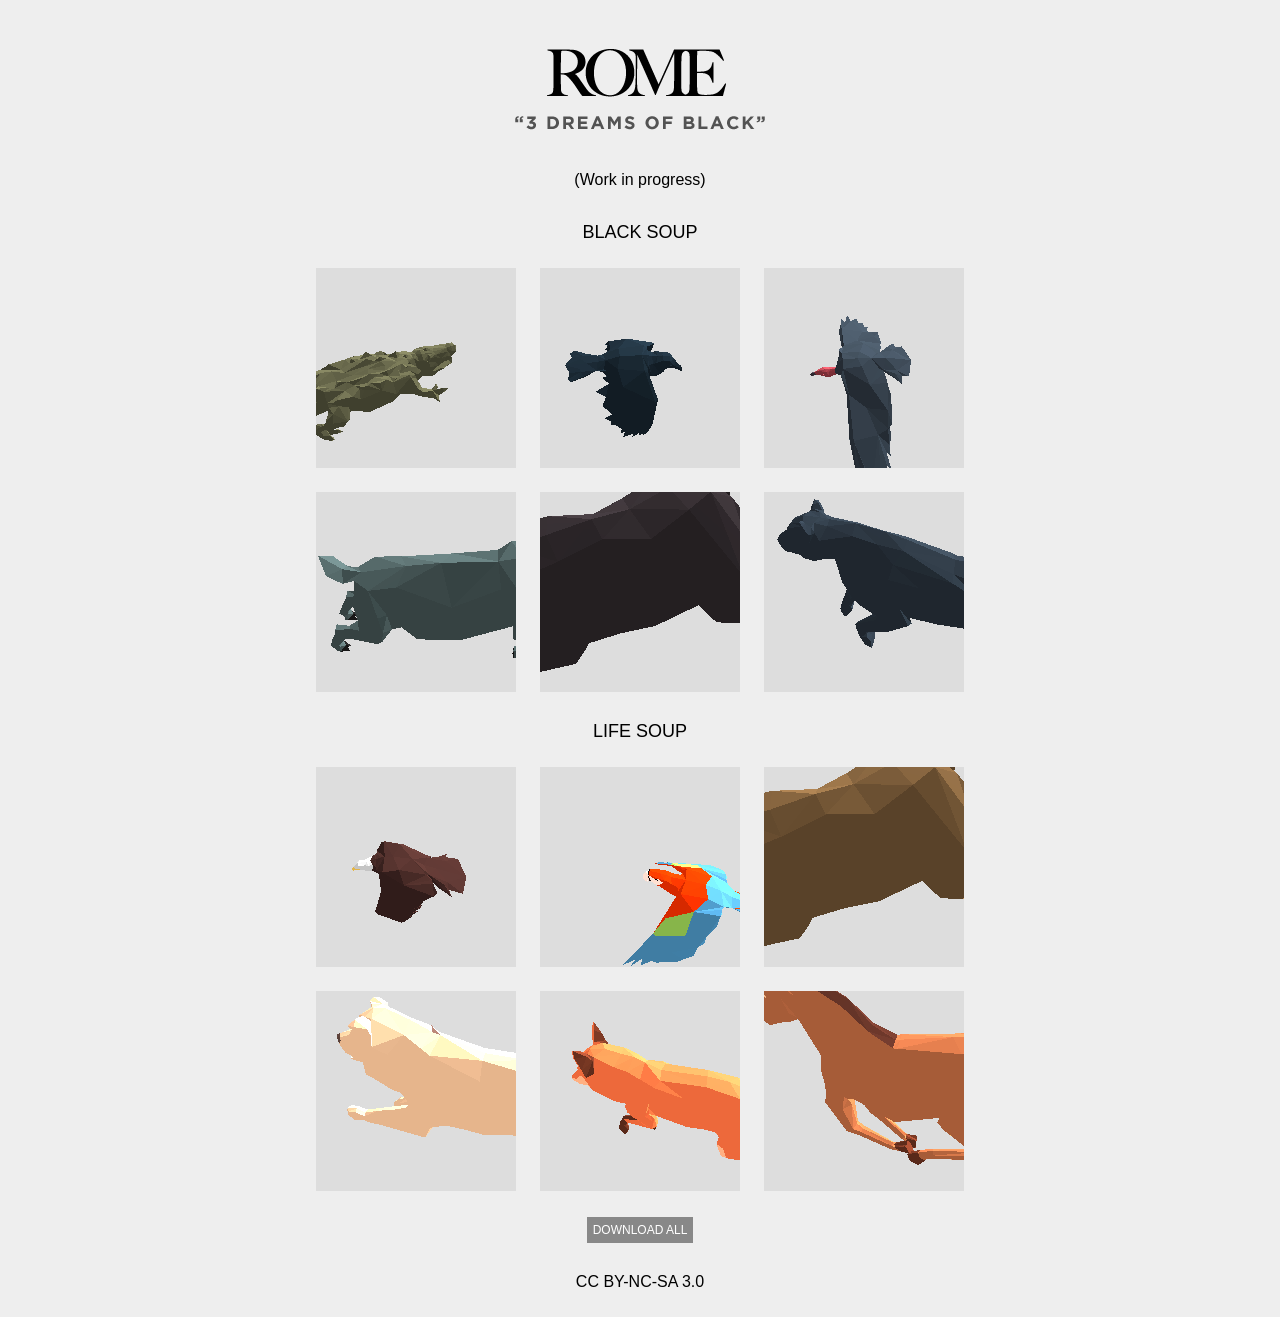
<file: 01/rome-gltf/index.html>
<html lang="en">
	<head>
		<meta charset="utf-8">
		<title>ROME GLTF</title>
		<style>
			body {
				background-color: #eee;
				text-align: center;

				font-family: sans-serif;
			}
			h2 {
				font-size: 18px;
				font-weight: normal;
			}
			a {
				color: #fff;
				background-color: #888;
				font-size: 12px;
				text-decoration: none;
				padding: 6px;
			}
			#title {
				margin: 40px;
			}
			#content {
				display: inline-block;
				width: 800px;
			}
			.viewer {
				border: 0px;
				width: 200px;
				height: 200px;
				padding: 10px;
			}
		</style>
	</head>
	<body>

		<img id="title" src="files/header.png"><br>

		(Work in progress)<br><br>

		<span id="content">

			<h2>BLACK SOUP</h2>
			<iframe class="viewer" src="viewer.html?files/models/black_soup/alligator.gltf"></iframe>
			<iframe class="viewer" src="viewer.html?files/models/black_soup/birds_raven.gltf"></iframe>
			<iframe class="viewer" src="viewer.html?files/models/black_soup/birds_vulture.gltf"></iframe>
			<iframe class="viewer" src="viewer.html?files/models/black_soup/goat.gltf"></iframe>
			<iframe class="viewer" src="viewer.html?files/models/black_soup/quadruped_bear.gltf"></iframe>
			<iframe class="viewer" src="viewer.html?files/models/black_soup/quadruped_panther.gltf"></iframe>
			<!-- <iframe class="viewer" src="viewer.html?files/models/black_soup/quadruped_wolf.gltf"></iframe> -->

			<h2>LIFE SOUP</h2>
			<iframe class="viewer" src="viewer.html?files/models/life_soup/birdsA_eagle.gltf"></iframe>
			<iframe class="viewer" src="viewer.html?files/models/life_soup/birdsA_parrot.gltf"></iframe>
			<!-- <iframe class="viewer" src="viewer.html?files/models/life_soup/fishA.gltf"></iframe> -->
			<iframe class="viewer" src="viewer.html?files/models/life_soup/quadruped_bear.gltf"></iframe>
			<iframe class="viewer" src="viewer.html?files/models/life_soup/quadruped_chow.gltf"></iframe>
			<iframe class="viewer" src="viewer.html?files/models/life_soup/quadruped_fox.gltf"></iframe>
			<!-- <iframe class="viewer" src="viewer.html?files/models/life_soup/quadruped_frog.gltf"></iframe> -->
			<iframe class="viewer" src="viewer.html?files/models/life_soup/quadruped_horse.gltf"></iframe>

		</span>

		<br><br>

		<a href="">DOWNLOAD ALL</a><br><br><br>

		CC BY-NC-SA 3.0<br><br>

	</body>
</html>
</file>
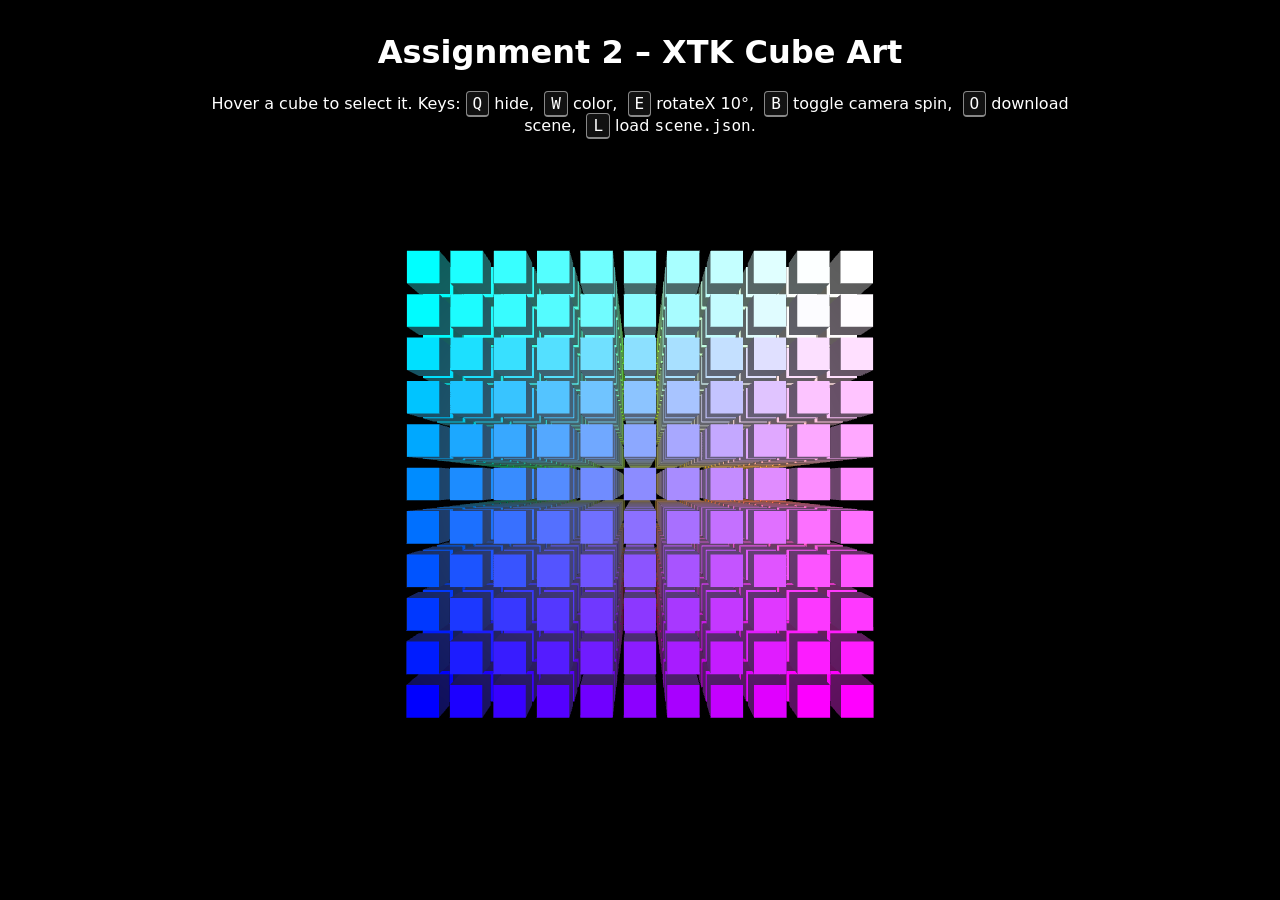
<file: cs460/02/index.html>
<!doctype html>
<html lang="en">
<head>
  <meta charset="utf-8" />
  <title>CS460 – A2: 3D Art with XTK</title>
  <meta name="viewport" content="width=device-width,initial-scale=1" />
  <style>
    html, body { margin:0; height:100%; background:#000; color:#fff; font:16px system-ui, Arial; }
    header { text-align:center; padding:12px 0; }
    #r { width:100vw; height:72vh; display:block; }
    .help { max-width:900px; margin:8px auto; padding:0 12px; line-height:1.4 }
    kbd { padding:2px 6px; border:1px solid #888; border-bottom-width:2px; border-radius:4px; background:#111; }
  </style>
</head>
<body>
  <header>
    <h1>Assignment 2 – XTK Cube Art</h1>
    <div class="help">
      Hover a cube to select it. Keys:
      <kbd>Q</kbd> hide,&nbsp;
      <kbd>W</kbd> color,&nbsp;
      <kbd>E</kbd> rotateX 10°,&nbsp;
      <kbd>B</kbd> toggle camera spin,&nbsp;
      <kbd>O</kbd> download scene,&nbsp;
      <kbd>L</kbd> load <code>scene.json</code>.
    </div>
  </header>

  <!-- Render target -->
  <div id="r"></div>

  <!-- XTK + loader (provided by course) -->
  <script src="xtk.js"></script>
  <script src="loader.js"></script>

  <script>
    // =========================================================================
    // Globals used across parts
    // =========================================================================
    /** @type {X.renderer3D} */ var r;
    /** @type {X.cube|null}   */ var SELECTED_CUBE = null;
    /** camera spin toggle (Part 6) */ var SPIN = false;

    // Proper size & spacing so 1331 cubes do not overlap (Part 2)
    const SIZE = 12;  // cube edge length
    const GAP  = 4;   // empty space between cubes
    const STEP = SIZE + GAP;

    window.onload = function () {

      // -----------------------------------------------------------------------
      // Part 1: Getting ready for XTK
      // - create renderer, attach to #r, and init
      // -----------------------------------------------------------------------
      r = new X.renderer3D();
      r.container = 'r';
      r.init();

      // -----------------------------------------------------------------------
      // Part 2: Create many cubes (11 x 11 x 11 = 1331)
      // - translate by STEP in each axis so cubes don't overlap
      // - give a soft RGB gradient so depth is visible
      // -----------------------------------------------------------------------
      for (var z = -5; z <= 5; z++) {
        for (var y = -5; y <= 5; y++) {
          for (var x = -5; x <= 5; x++) {
            var c = new X.cube();
            c.lengthX = SIZE;
            c.lengthY = SIZE;
            c.lengthZ = SIZE;

            c.transform.translateX(STEP * x);
            c.transform.translateY(STEP * y);
            c.transform.translateZ(STEP * z);

            // gradient color (nice for screenshots)
            c.color = [ (x + 5) / 10, (y + 5) / 10, (z + 5) / 10 ];

            r.add(c);
          }
        }
      }
      // (FYI: 11*11*11 = 1331 cubes.)

      // -----------------------------------------------------------------------
      // Part 3: Move the camera to (0, 0, 300)
      // -----------------------------------------------------------------------
      r.camera.position = [0, 0, 300];

      // -----------------------------------------------------------------------
      // Part 6: Spin the camera (toggled with B)
      // - rotate 1 degree around X each frame when SPIN is true
      // -----------------------------------------------------------------------
      r.onRender = function () {
        if (SPIN) r.camera.rotate([1, 0]);
      };

      // -----------------------------------------------------------------------
      // Part 4: Select a cube with the mouse (hover picking)
      // - store the current cube in SELECTED_CUBE
      // -----------------------------------------------------------------------
      r.interactor.onMouseMove = function (e) {
        var id = r.pick(e.offsetX, e.offsetY);  // 0 means "nothing"
        SELECTED_CUBE = (id !== 0) ? r.get(id) : null;
      };

      // -----------------------------------------------------------------------
      // Part 5: Keyboard controls
      //  Q: hide selected cube
      //  W: random color for selected cube
      //  E: rotate selected cube by 10 degrees around X
      //  B: toggle camera spin
      //  O: download scene.json via loader.js
      //  L: load scene.json via loader.js
      //     (cache-busted so the newest pushed file is fetched)
      // -----------------------------------------------------------------------
      window.onkeypress = function (e) {
        const k = e.key.toLowerCase();

        // Works without selection
        if (k === 'b') { SPIN = !SPIN; return; }
        if (k === 'o' && typeof download === 'function') { download(); return; }
        if (k === 'l' && typeof upload   === 'function') {
          upload('scene.json?ts=' + Date.now()); // cache-bust so L always loads the newest
          return;
        }

        // From here on, we need a hovered cube
        if (!SELECTED_CUBE) return;

        if (k === 'q') {
          SELECTED_CUBE.visible = false;
        } else if (k === 'w') {
          SELECTED_CUBE.color = [Math.random(), Math.random(), Math.random()];
        } else if (k === 'e') {
          SELECTED_CUBE.transform.rotateX(10);
        }
      };

      // Kick off rendering (Part 1 end)
      r.render();
    };
  </script>
</body>
</html>
</file>
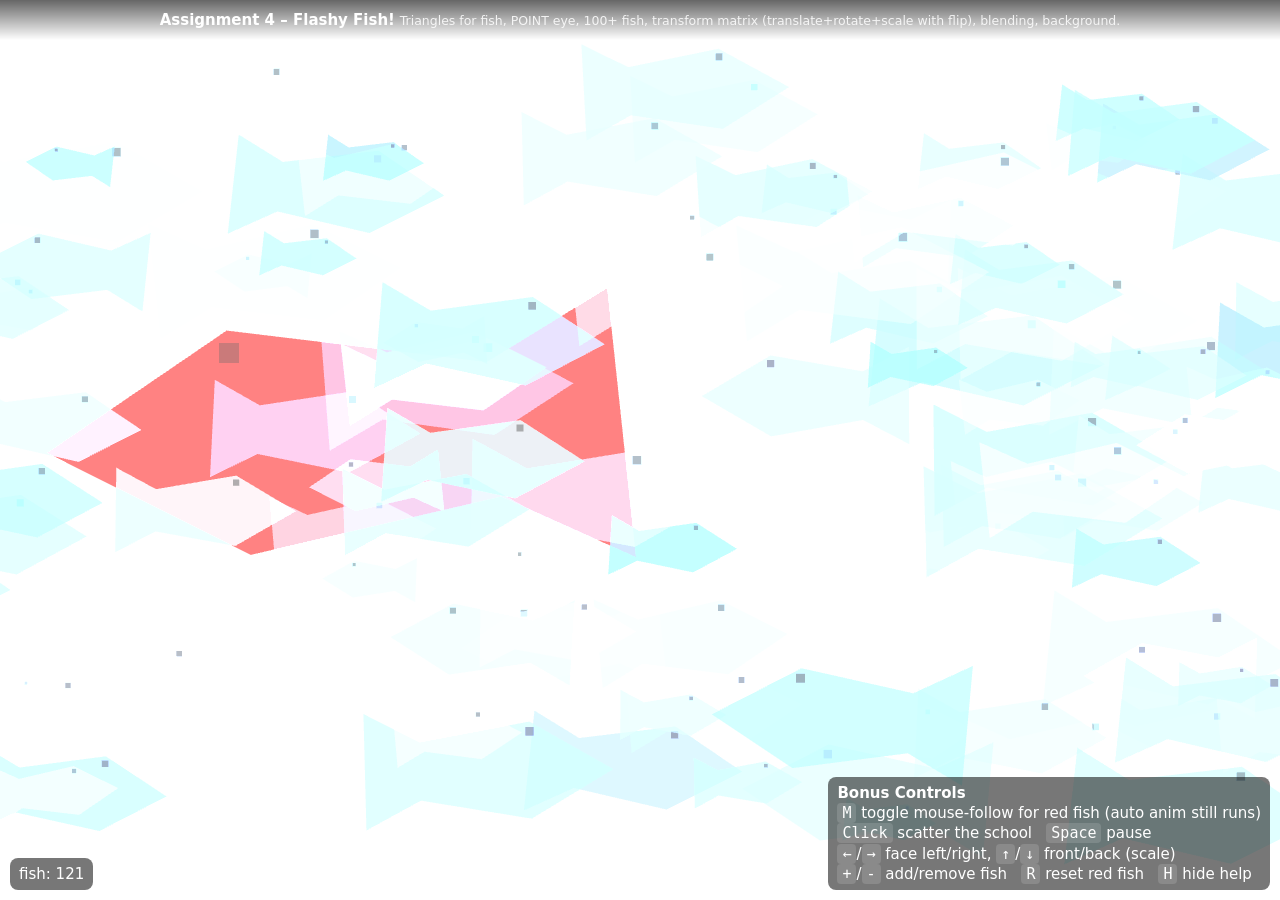
<file: cs460/04/index.html>
<!doctype html>
<html lang="en">
<head>
  <meta charset="utf-8" />
  <title>CS460 – Assignment 4: Flashy Fish!</title>
  <meta name="viewport" content="width=device-width,initial-scale=1" />
  <style>
    html,body{height:100%;margin:0}
    body{
      
      background:url('https://cs460.org/assignments/04/bg.jpg') center/cover no-repeat fixed;
      font:15px/1.35 system-ui, Arial, sans-serif; color:#fff;
    }
    header{position:fixed;inset:0 0 auto 0;text-align:center;padding:10px 8px;
      background:linear-gradient(#0009,#0000);backdrop-filter:blur(2px)}
    #hud{position:fixed;left:10px;bottom:10px;background:#0008;padding:6px 9px;border-radius:8px}
    #help{position:fixed;right:10px;bottom:10px;background:#0008;padding:6px 9px;border-radius:8px;max-width:56ch}
    canvas{display:block;width:100%;height:100%}
    small{opacity:.85}
    kbd{background:#fff2;color:#fff;padding:1px 5px;border-radius:4px}
  </style>
</head>
<body>
  <header>
    <strong>Assignment 4 – Flashy Fish!</strong>
    <small>Triangles for fish, POINT eye, 100+ fish, transform matrix (translate+rotate+scale with flip), blending, background.</small>
  </header>
  <canvas id="gl"></canvas>
  <div id="hud">loading…</div>
  <div id="help">
    <div><b>Bonus Controls</b></div>
    <div><kbd>M</kbd> toggle mouse-follow for red fish (auto anim still runs)</div>
    <div><kbd>Click</kbd> scatter the school &nbsp; <kbd>Space</kbd> pause</div>
    <div><kbd>←</kbd>/<kbd>→</kbd> face left/right, <kbd>↑</kbd>/<kbd>↓</kbd> front/back (scale)</div>
    <div><kbd>+</kbd>/<kbd>-</kbd> add/remove fish &nbsp; <kbd>R</kbd> reset red fish &nbsp; <kbd>H</kbd> hide help</div>
  </div>

  <script>
  // ---------- WebGL ----------
  const canvas = document.getElementById('gl');
  const gl = canvas.getContext('webgl', {alpha:true, antialias:true});
  if(!gl) { alert('WebGL not supported'); }

  function resize(){
    const dpr = Math.min(2, window.devicePixelRatio || 1);
    const w = Math.floor(innerWidth  * dpr);
    const h = Math.floor(innerHeight * dpr);
    canvas.width = w; canvas.height = h;
    gl.viewport(0,0,w,h);
  }
  resize(); addEventListener('resize', resize);

  // ---------- Shaders ----------
  const VERT = `
    attribute vec3 a_position;
    uniform mat4 u_transform;   // 4x4 transform (T*R*S) required by spec
    uniform float u_pointsize;  // for POINT eye
    void main(void){
      gl_Position = u_transform * vec4(a_position, 1.0);
      gl_PointSize = u_pointsize;
    }
  `;
  const FRAG = `
    precision mediump float;
    uniform vec4 u_color;       // RGBA; alpha for blending
    void main(void){ gl_FragColor = u_color; }
  `;

  function makeShader(type, src){
    const s = gl.createShader(type);
    gl.shaderSource(s, src); gl.compileShader(s);
    if(!gl.getShaderParameter(s, gl.COMPILE_STATUS)) throw new Error(gl.getShaderInfoLog(s));
    return s;
  }
  const prog = gl.createProgram();
  gl.attachShader(prog, makeShader(gl.VERTEX_SHADER, VERT));
  gl.attachShader(prog, makeShader(gl.FRAGMENT_SHADER, FRAG));
  gl.linkProgram(prog);
  if(!gl.getProgramParameter(prog, gl.LINK_STATUS)) throw new Error(gl.getProgramInfoLog(prog));
  gl.useProgram(prog);

  const a_position  = gl.getAttribLocation(prog, 'a_position');
  const u_color     = gl.getUniformLocation(prog, 'u_color');
  const u_transform = gl.getUniformLocation(prog, 'u_transform');
  const u_pointsize = gl.getUniformLocation(prog, 'u_pointsize');

  // ---------- Geometry (7 verts, 5 triangles) ----------
  const FISH_VERTS = new Float32Array([
     0.5,  0.0, 0.0,   // 0 nose
     0.2,  0.25,0.0,   // 1 upper body
    -0.2,  0.15,0.0,   // 2 upper tail base
    -0.4,  0.3, 0.0,   // 3 upper tail tip
    -0.4, -0.3, 0.0,   // 4 lower tail tip
    -0.2, -0.15,0.0,   // 5 lower tail base
     0.2, -0.25,0.0    // 6 lower body
  ]);
  const FISH_INDEX = new Uint8Array([ 0,1,6,  1,2,6,  2,5,6,  2,3,5,  3,4,5 ]);
  const EYE_POS = new Float32Array([0.2, 0.2, 0.0]); // POINT eye

  function makeFish(color=[1,0,0,0.7], offset=[0,0,0], scale=1, dir=1){
    const vbuf = gl.createBuffer();
    gl.bindBuffer(gl.ARRAY_BUFFER, vbuf);
    gl.bufferData(gl.ARRAY_BUFFER, FISH_VERTS, gl.STATIC_DRAW);

    const ibuf = gl.createBuffer();
    gl.bindBuffer(gl.ELEMENT_ARRAY_BUFFER, ibuf);
    gl.bufferData(gl.ELEMENT_ARRAY_BUFFER, FISH_INDEX, gl.STATIC_DRAW);

    const eyebuf = gl.createBuffer();
    gl.bindBuffer(gl.ARRAY_BUFFER, eyebuf);
    gl.bufferData(gl.ARRAY_BUFFER, EYE_POS, gl.STATIC_DRAW);

    gl.bindBuffer(gl.ARRAY_BUFFER, null);
    gl.bindBuffer(gl.ELEMENT_ARRAY_BUFFER, null);

    // phase/speed for smooth independent motion
    const phase = Math.random()*Math.PI*2;
    const speed = 0.30 + Math.random()*0.30;    // units/sec

    // bonus: per-fish burst velocity + timer (for click scatter)
    const vx = 0, vy = 0, burstT = 0;

    // record layout:
    // 0 vbuf, 1 ibuf, 2 eyebuf, 3 color(Float32), 4 offset(Float32),
    // 5 scale, 6 dir, 7 phase, 8 speed, 9 vx, 10 vy, 11 burstT
    return [vbuf, ibuf, eyebuf, new Float32Array(color), new Float32Array(offset),
            scale, dir, phase, speed, vx, vy, burstT];
  }

  // ---------- Scene ----------
  const school = [];
  // big red fish (flipped)
  school.push(makeFish([1,0,0,0.7], [0,0,0], 1.0, -1));
  // 100+ small random fish
  for(let i=0;i<120;i++){
    const c = [0.35+0.2*Math.random(), 0.6+0.25*Math.random(), 0.85+0.15*Math.random(), 0.35+0.55*Math.random()];
    const o = [ (Math.random()*2-1)*1.1, (Math.random()*2-1)*0.8, 0 ];
    const s = 0.15 + Math.random()*0.30;
    school.push(makeFish(c, o, s, Math.random()<0.85?1:-1));
  }

  function addRandomFish(n=12){
    for(let i=0;i<n && school.length<360;i++){
      const c = [0.35+0.2*Math.random(), 0.6+0.25*Math.random(), 0.85+0.15*Math.random(), 0.35+0.55*Math.random()];
      const o = [ (Math.random()*2-1)*1.1, (Math.random()*2-1)*0.8, 0 ];
      const s = 0.15 + Math.random()*0.30;
      school.push(makeFish(c, o, s, Math.random()<0.5?1:-1));
    }
  }
  function removeFish(n=12){ school.splice(Math.max(1, school.length-n), n); } // keep red

  function resetRed(){
    const r = school[0];
    r[4][0]=0; r[4][1]=0; r[5]=1.0; r[6]=-1; r[7]=0; r[8]=0.35; r[9]=r[10]=0; r[11]=0;
  }

  function bindTri(vbuf, ibuf){
    gl.bindBuffer(gl.ARRAY_BUFFER, vbuf);
    gl.vertexAttribPointer(a_position, 3, gl.FLOAT, false, 0, 0);
    gl.enableVertexAttribArray(a_position);
    gl.bindBuffer(gl.ELEMENT_ARRAY_BUFFER, ibuf);
  }
  function drawEye(eyebuf, size, col=[0,0,0,0.55]){
    gl.uniform4fv(u_color, new Float32Array(col));
    gl.uniform1f(u_pointsize, size);
    gl.bindBuffer(gl.ARRAY_BUFFER, eyebuf);
    gl.vertexAttribPointer(a_position, 3, gl.FLOAT, false, 0, 0);
    gl.enableVertexAttribArray(a_position);
    gl.drawArrays(gl.POINTS, 0, 1);
  }

  // ---------- Blending (spec) ----------
  gl.enable(gl.BLEND);
  gl.blendFunc(gl.SRC_ALPHA, gl.ONE_MINUS_SRC_ALPHA);
  gl.disable(gl.DEPTH_TEST);

  const hud  = document.getElementById('hud');
  const help = document.getElementById('help');

  // ---------- Bonus: keyboard + mouse ----------
  const state = { paused:false, showHelp:true, mouseFollow:false };
  const pointer = { x:0, y:0 }; // NDC coords for follow

  addEventListener('mousemove', (e) => {
    const r = canvas.getBoundingClientRect();
    const nx = ( (e.clientX - r.left) / r.width ) * 2 - 1;
    const ny = - ( (e.clientY - r.top) / r.height ) * 2 + 1;
    pointer.x = nx; pointer.y = ny;
  });

  addEventListener('click', () => {
    // scatter school (set burst velocity + timer on small fish)
    for (let i=1;i<school.length;i++){
      const f = school[i];
      f[9]  = (Math.random()*2-1) * 2.0;  // vx
      f[10] = (Math.random()*2-1) * 2.0;  // vy
      f[11] = 0.7;                        // burst timer (s)
    }
  });

  addEventListener('keydown', (e) => {
    const r = school[0];
    if (e.key === ' ') { state.paused = !state.paused; return; }
    if (e.key === 'h' || e.key === 'H') { state.showHelp = !state.showHelp; help.style.display = state.showHelp?'':'none'; return; }
    if (e.key === 'm' || e.key === 'M') { state.mouseFollow = !state.mouseFollow; return; }

    if (e.key === 'ArrowLeft')  { r[6] = -1; return; }      // face left
    if (e.key === 'ArrowRight') { r[6] =  1; return; }      // face right
    if (e.key === 'ArrowUp')    { r[5] = Math.min(2.6, r[5]*1.06); return; }   // front (bigger)
    if (e.key === 'ArrowDown')  { r[5] = Math.max(0.35, r[5]*0.94); return; }  // back  (smaller)

    if (e.key === '+' || e.key === '=') { addRandomFish(12); return; }
    if (e.key === '-' || e.key === '_') { removeFish(12);   return; }
    if (e.key === 'r' || e.key === 'R') { resetRed();       return; }
  });

  // ---------- Render loop ----------
  let last = performance.now();
  function animate(now = performance.now()){
    const dt = state.paused ? 0 : Math.min(0.05, (now - last)/1000);
    last = now;
    const t = now * 0.001;

    gl.clearColor(0,0,0,0);
    gl.clear(gl.COLOR_BUFFER_BIT);

    for (let i=0; i<school.length; i++){
      const r = school[i];
      const vbuf = r[0], ibuf = r[1], eyebuf = r[2];
      let   color = r[3];
      const off   = r[4];
      const scale = r[5];
      const dir   = r[6];
      const phase = r[7];
      const spd   = r[8];
      let   vx    = r[9], vy = r[10], burstT = r[11];

      // --- automatic motion (spec) + bonus controls ---
      if (i === 0 && state.mouseFollow) {
        // smooth follow of mouse for the red fish
        const k = 3.2; // follow stiffness
        off[0] += (pointer.x - off[0]) * Math.min(1, k*dt);
        off[1] += (pointer.y - off[1]) * Math.min(1, k*dt);
        r[6] = (pointer.x >= off[0]) ? 1 : -1;  // face toward pointer
      } else {
        // base drift and wiggle for everyone
        off[0] += (spd * dt) * dir;
        off[1] += 0.25 * Math.sin(2.0*t + phase) * dt;
      }

      // scatter burst (decays)
      if (burstT > 0) {
        off[0] += vx * dt;
        off[1] += vy * dt;
        r[11] = burstT - dt;
        r[9] = vx *= (1 - 1.5*dt);  // damp quickly
        r[10]= vy *= (1 - 1.5*dt);
      }

      // wrap bounds so fish re-enter
      if (off[0] >  1.25) off[0] = -1.25;
      if (off[0] < -1.25) off[0] =  1.25;
      if (off[1] >  1.05) off[1] = -1.05;
      if (off[1] < -1.05) off[1] =  1.05;

      // alpha pulse for small fish
      if (i !== 0) {
        const a = 0.35 + 0.35*(0.5+0.5*Math.sin(1.8*t + phase));
        color = new Float32Array([color[0], color[1], color[2], a]);
        r[3] = color;
      }

      // --- correct column-major transform: T * R * (FlipX*Scale) ---
      const theta = 0.08 * Math.sin(3.0*t + phase);
      const c = Math.cos(theta), s = Math.sin(theta);
      const sx = scale * dir;   // flip X when dir=-1
      const sy = scale;

      // [ a11 a12 0 0 ]
      // [ a21 a22 0 0 ]
      // [  0   0  1 0 ]
      // [ tx  ty  0 1 ]  // column-major in Float32Array
      const a11 = sx * c;
      const a21 = sx * s;   // ← important: this is the Y component of first column
      const a12 = -sy * s;
      const a22 =  sy * c;

      const M = new Float32Array([
        a11, a21, 0, 0,
        a12, a22, 0, 0,
        0,   0,   1, 0,
        off[0], off[1], 0, 1
      ]);

      gl.uniformMatrix4fv(u_transform, false, M);
      gl.uniform4fv(u_color, color);

      bindTri(vbuf, ibuf);
      gl.drawElements(gl.TRIANGLES, 15, gl.UNSIGNED_BYTE, 0);
      drawEye(eyebuf, scale*20.0, [0,0,0,0.55]);
    }

    hud.textContent = `fish: ${school.length}  ${state.paused ? '(paused)' : ''}  ${state.mouseFollow ? '• mouse-follow' : ''}`;
    requestAnimationFrame(animate);
  }
  requestAnimationFrame(animate);
  </script>
</body>
</html>
</file>
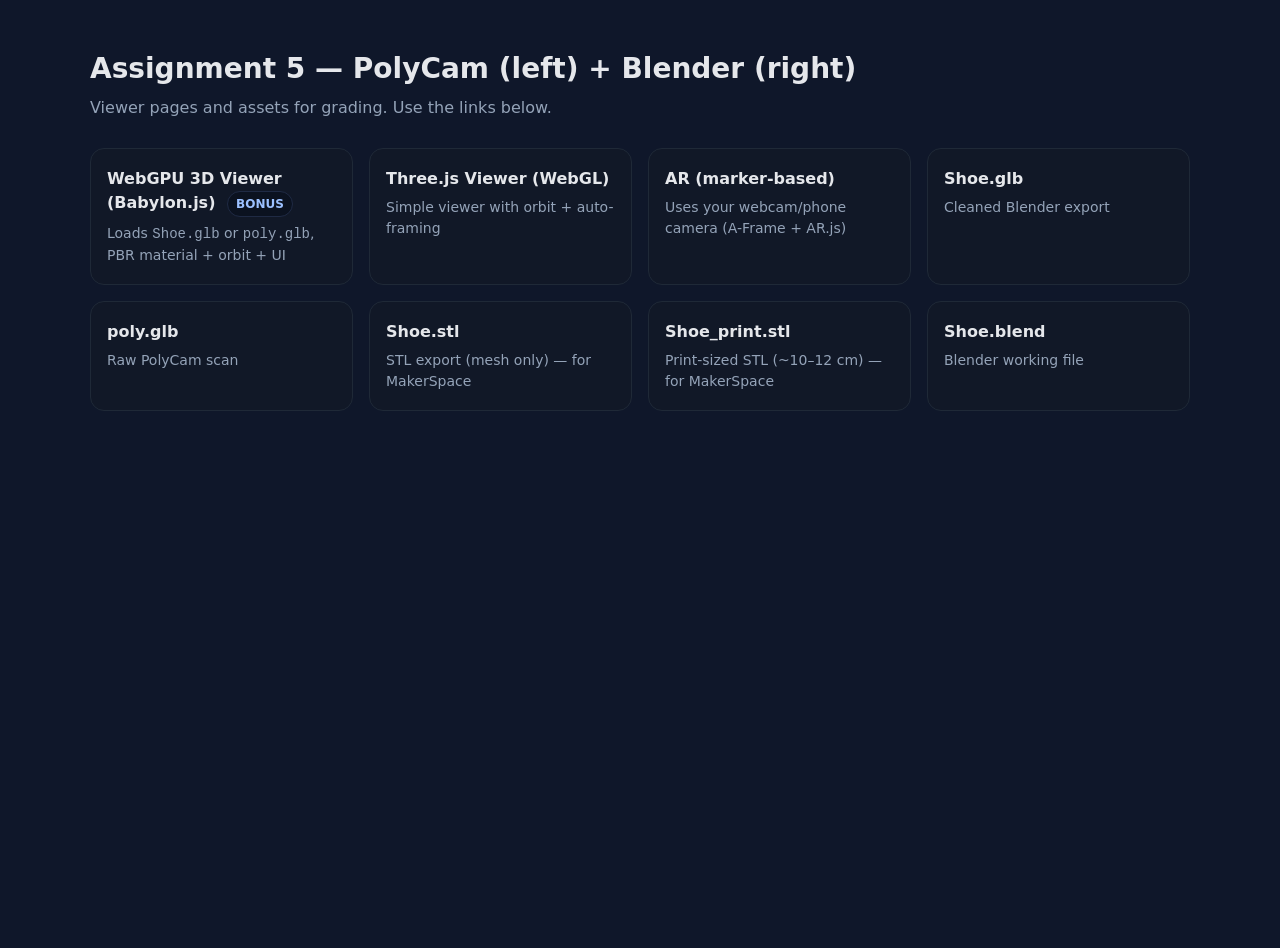
<file: cs460/05/index.html>
<!doctype html>
<html lang="en">
<head>
<meta charset="utf-8"/>
<meta name="viewport" content="width=device-width, initial-scale=1"/>
<title>Assignment 5 — PolyCam (left) + Blender (right)</title>
<style>
  :root { --bg:#0f172a; --card:#111827; --text:#e5e7eb; --muted:#94a3b8; --accent:#60a5fa; }
  html,body{margin:0;height:100%;background:var(--bg);color:var(--text);font:16px/1.5 system-ui,-apple-system,Segoe UI,Roboto,sans-serif}
  .wrap{max-width:1100px;margin:48px auto;padding:0 20px}
  h1{font-size:28px;margin:0 0 6px}
  p.lead{margin:0 0 28px;color:var(--muted)}
  .grid{display:grid;grid-template-columns:repeat(auto-fill,minmax(240px,1fr));gap:16px}
  a.card{display:block;padding:18px 16px;background:var(--card);border:1px solid #1f2937;border-radius:14px;text-decoration:none;color:var(--text)}
  a.card:hover{outline:2px solid var(--accent);outline-offset:0}
  .title{font-weight:600;margin-bottom:6px}
  .small{color:var(--muted);font-size:14px}
  .tag{display:inline-block;font-size:12px;background:#0b1220;border:1px solid #1f2a44;color:#9cc1ff;padding:3px 8px;border-radius:999px;margin-left:6px}
</style>
</head>
<body>
  <div class="wrap">
    <h1>Assignment 5 — PolyCam (left) + Blender (right)</h1>
    <p class="lead">Viewer pages and assets for grading. Use the links below.</p>

    <div class="grid">
      <a class="card" href="webgpu_bonus.html">
        <div class="title">WebGPU 3D Viewer (Babylon.js) <span class="tag">BONUS</span></div>
        <div class="small">Loads <code>Shoe.glb</code> or <code>poly.glb</code>, PBR material + orbit + UI</div>
      </a>

      <a class="card" href="three.html">
        <div class="title">Three.js Viewer (WebGL)</div>
        <div class="small">Simple viewer with orbit + auto-framing</div>
      </a>

      <a class="card" href="ar.html">
        <div class="title">AR (marker-based)</div>
        <div class="small">Uses your webcam/phone camera (A-Frame + AR.js)</div>
      </a>

      <a class="card" href="Shoe.glb" download>
        <div class="title">Shoe.glb</div>
        <div class="small">Cleaned Blender export</div>
      </a>

      <a class="card" href="poly.glb" download>
        <div class="title">poly.glb</div>
        <div class="small">Raw PolyCam scan</div>
      </a>

      <a class="card" href="Shoe.stl" download>
        <div class="title">Shoe.stl</div>
        <div class="small">STL export (mesh only) — for MakerSpace</div>
      </a>

      <a class="card" href="Shoe_print.stl" download>
        <div class="title">Shoe_print.stl</div>
        <div class="small">Print-sized STL (~10–12 cm) — for MakerSpace</div>
      </a>

      <a class="card" href="Shoe.blend" download>
        <div class="title">Shoe.blend</div>
        <div class="small">Blender working file</div>
      </a>
    </div>
  </div>
</body>
</html>
</file>
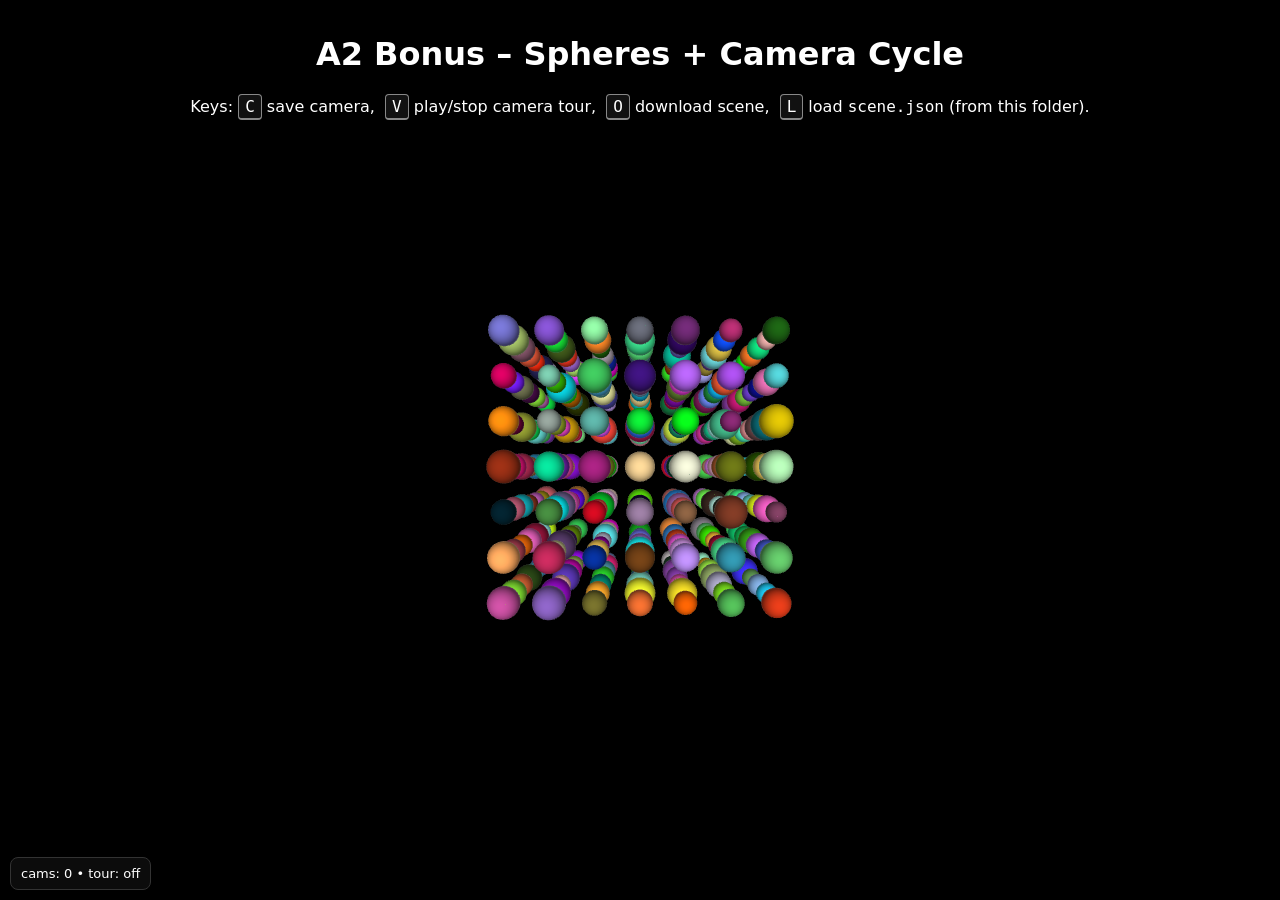
<file: cs460/02/bonus/index.html>
<!doctype html>
<html lang="en">
<head>
  <meta charset="utf-8" />
  <title>A2 Bonus – Spheres + Camera Cycle</title>
  <meta name="viewport" content="width=device-width,initial-scale=1" />
  <style>
    html,body{margin:0;height:100%;background:#000;color:#fff;font:16px system-ui,Arial}
    header{ text-align:center; padding:14px 0 }
    #r{ width:100vw; height:74vh; display:block }
    .help{ max-width:960px; margin:6px auto 0; padding:0 12px; line-height:1.45 }
    kbd{ padding:2px 6px; border:1px solid #888; border-bottom-width:2px; border-radius:4px; background:#111 }
    .hud{ position:fixed; left:10px; bottom:10px; background:#111b; border:1px solid #333; border-radius:8px; padding:8px 10px; font-size:13px }
  </style>
</head>
<body>
  <header>
    <h1>A2 Bonus – Spheres + Camera Cycle</h1>
    <div class="help">
      Keys: <kbd>C</kbd> save camera,&nbsp; <kbd>V</kbd> play/stop camera tour,&nbsp;
      <kbd>O</kbd> download scene,&nbsp; <kbd>L</kbd> load <code>scene.json</code> (from this folder).
    </div>
  </header>

  <div id="r"></div>
  <div class="hud" id="hud">cams: 0 • tour: off</div>

  <!-- use shared libs from parent folder -->
  <script src="../xtk.js"></script>
  <script src="../loader.js"></script>
  <script>
    // =========================================================================
    // Globals
    // =========================================================================
    /** @type {X.renderer3D} */ var r;
    /** Saved camera views */   var CAMERAS = [];
    /** Tour state */           var TOUR_ON = false;
    var tourTimer = null;
    var hud = null;

    // Non-overlapping lattice parameters
    const CELL  = 26;   // grid spacing between sphere centers
    const RMIN  = 6;    // min radius
    const RMAX  = 10;   // max radius (2*RMAX = 20 < CELL = 26 => gap >= 6)
    const COUNT = 7;    // COUNT^3 spheres => 343 (good performance)

    function rand(a,b){ return a + Math.random()*(b-a); }
    function updateHUD(){
      hud.textContent = `cams: ${CAMERAS.length} • tour: ${TOUR_ON ? 'on' : 'off'}`;
    }

    window.onload = function () {
      hud = document.getElementById('hud');

      // -----------------------------------------------------------------------
      // Renderer
      // -----------------------------------------------------------------------
      r = new X.renderer3D();
      r.container = 'r';
      r.init();

      // -----------------------------------------------------------------------
      // Build a 7×7×7 lattice of spheres (random radius & color, no overlaps)
      // -----------------------------------------------------------------------
      const half = (COUNT - 1) / 2; // centers range: -half..+half
      for (let z = -half; z <= half; z++) {
        for (let y = -half; y <= half; y++) {
          for (let x = -half; x <= half; x++) {
            const s = new X.sphere();
            s.radius = rand(RMIN, RMAX);                    // size first
            s.color  = [Math.random(), Math.random(), Math.random()];
            s.transform.translateX(x * CELL);
            s.transform.translateY(y * CELL);
            s.transform.translateZ(z * CELL);
            r.add(s);
          }
        }
      }

      // Camera back far enough to see the full block
      r.camera.position = [0, 0, 420];

      // -----------------------------------------------------------------------
      // Keyboard controls: C, V, O, L
      // -----------------------------------------------------------------------
      window.onkeypress = function(e){
        const k = e.key.toLowerCase();

        if (k === 'c') {
          // Save current camera
          CAMERAS.push(new Float32Array(r.camera.view));
          updateHUD();
          return;
        }

        if (k === 'v') {
          if (!TOUR_ON) {
            if (CAMERAS.length < 2) {
              alert('Save at least two camera views with C before starting the tour.');
              return;
            }
            TOUR_ON = true;
            let idx = 0;
            tourTimer = setInterval(function(){
              r.camera.view = CAMERAS[idx % CAMERAS.length];
              idx++;
            }, 1000); // 1 second per view
          } else {
            TOUR_ON = false;
            clearInterval(tourTimer);
          }
          updateHUD();
          return;
        }

        if (k === 'o' && typeof download === 'function') {
          // Save the current spheres scene to a file
          download();
          return;
        }

        if (k === 'l' && typeof upload === 'function') {
          // Load local scene.json from THIS folder.
          // Cache-bust to avoid a stale cached file.
          upload('scene.json?ts=' + Date.now());
          return;
        }
      };

      updateHUD();
      r.render();
    };
  </script>
</body>
</html>
</file>
